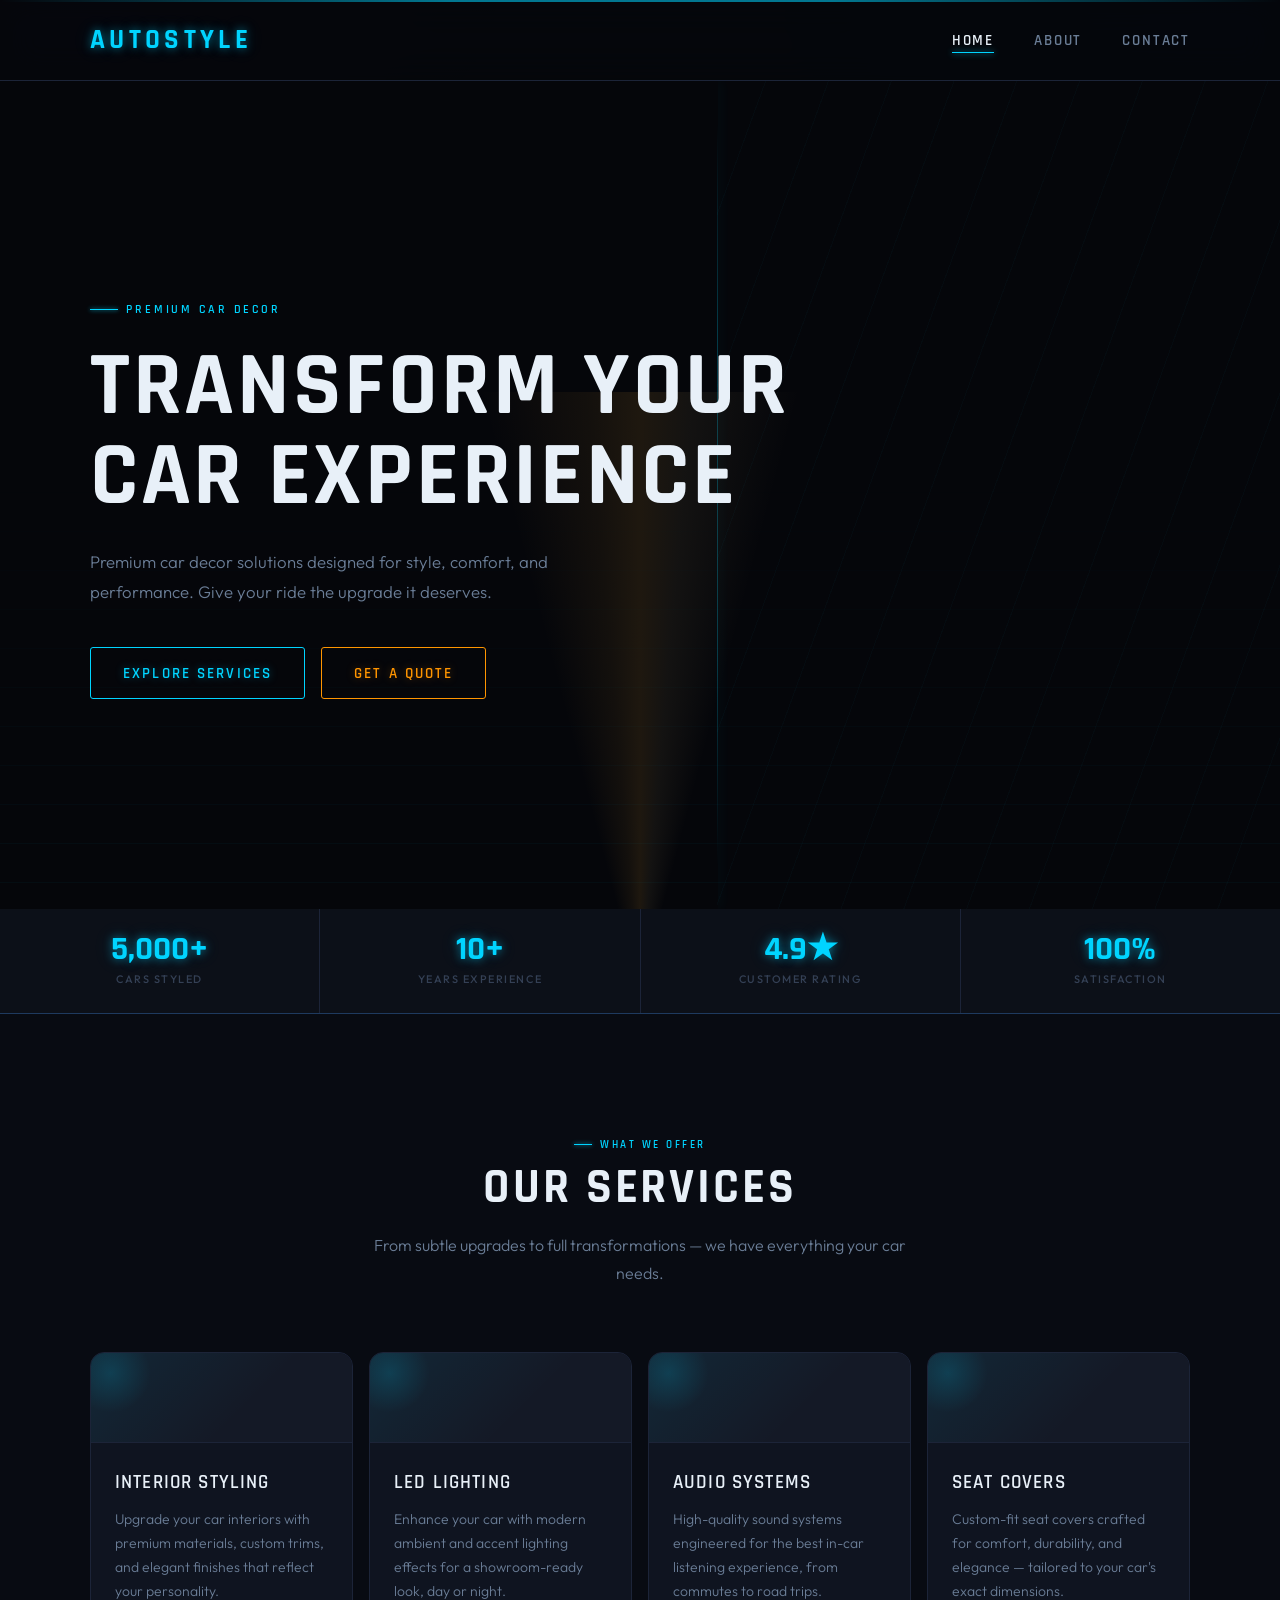
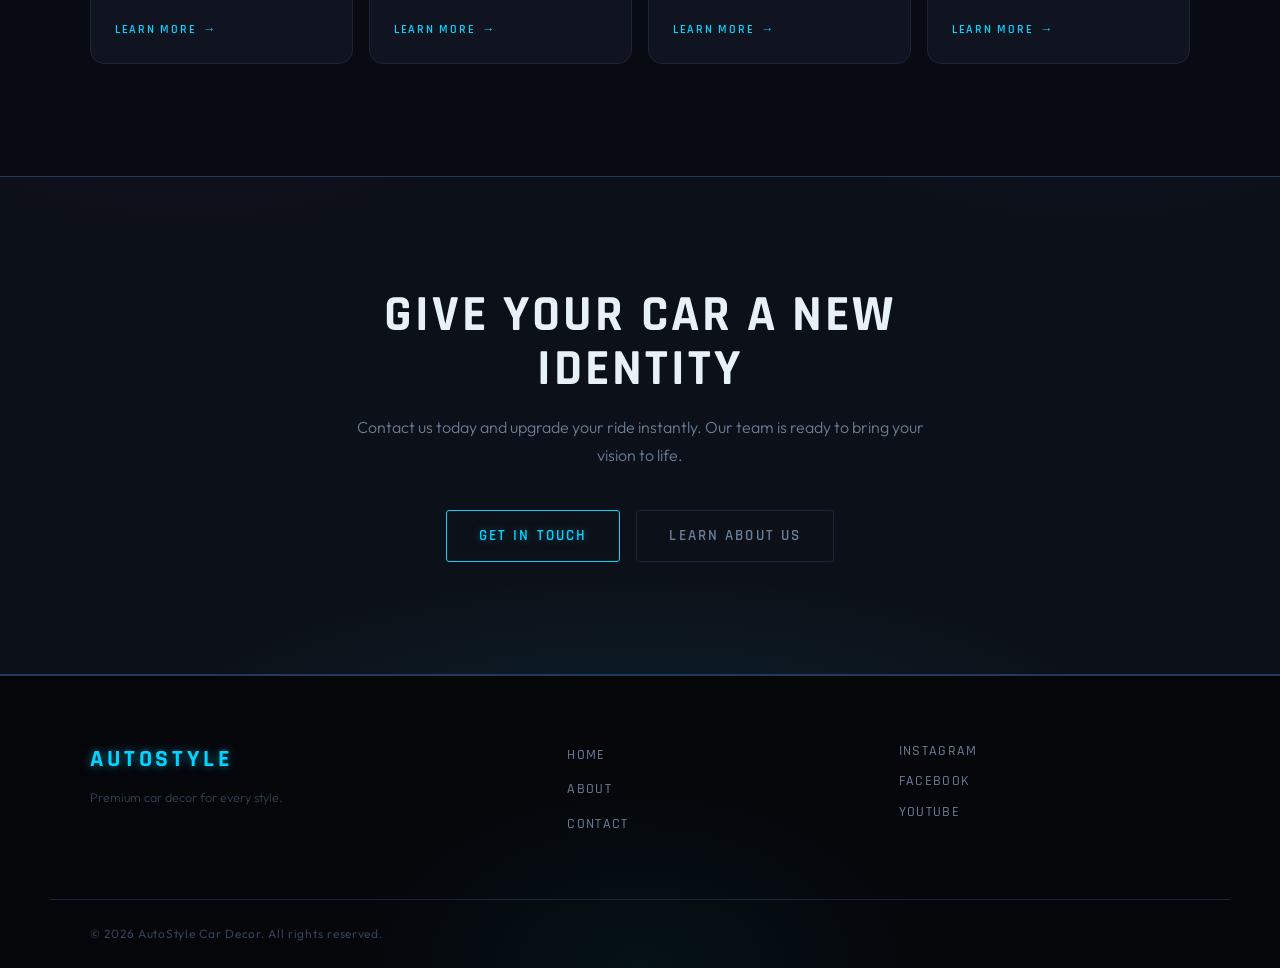
<file: index.html>
<!DOCTYPE html>
<html lang="en">
<head>
    <meta charset="UTF-8">
    <meta name="viewport" content="width=device-width, initial-scale=1.0">
    <meta name="description" content="AutoStyle Car Decor – Premium car decor solutions designed for style, comfort, and performance.">
    <title>AutoStyle Car Decor</title>
    <link rel="stylesheet" href="styles.css">
</head>
<body>

    <!-- Skip to main content: helps keyboard and screen-reader users -->
    <a class="skip-link" href="#main-content">Skip to main content</a>

    <!-- =========================================================
         HEADER — wraps logo + primary navigation
    ========================================================== -->
    <header class="site-header">
        <nav class="navbar" aria-label="Primary navigation">
            <a href="index.html" class="navbar__logo" aria-label="AutoStyle – go to homepage">
                AutoStyle
            </a>
            <ul class="navbar__links" role="list">
                <li><a href="index.html" class="navbar__link navbar__link--active" aria-current="page">Home</a></li>
                <li><a href="about.html" class="navbar__link">About</a></li>
                <li><a href="contact.html" class="navbar__link">Contact</a></li>
            </ul>
            <!-- Hamburger toggle — CSS teammate can show/hide on mobile -->
            <button class="navbar__toggle" type="button" aria-label="Toggle navigation menu" aria-expanded="false" aria-controls="primary-nav">
                <span class="navbar__toggle-bar"></span>
                <span class="navbar__toggle-bar"></span>
                <span class="navbar__toggle-bar"></span>
            </button>
        </nav>
    </header>

    <!-- =========================================================
         MAIN — all primary page content lives here
    ========================================================== -->
    <main id="main-content">

        <!-- HERO SECTION -->
        <section class="hero" aria-labelledby="hero-heading">
            <div class="hero__content">
                <span class="hero__eyebrow">Premium Car Decor</span>
                <h1 class="hero__heading" id="hero-heading">Transform Your Car Experience</h1>
                <p class="hero__subtext">
                    Premium car decor solutions designed for style, comfort, and performance.
                    Give your ride the upgrade it deserves.
                </p>
                <div class="hero__actions">
                    <a href="#services" class="btn btn--primary">Explore Services</a>
                    <a href="contact.html" class="btn btn--secondary">Get a Quote</a>
                </div>
            </div>
            <!-- Decorative visual area — CSS/image background goes here -->
            <div class="hero__visual" aria-hidden="true"></div>
        </section>

        <!-- TRUST BAR / STATS (optional strip between hero and services) -->
        <div class="trust-bar" aria-label="Quick stats">
            <div class="trust-bar__item">
                <span class="trust-bar__number">5,000+</span>
                <span class="trust-bar__label">Cars Styled</span>
            </div>
            <div class="trust-bar__item">
                <span class="trust-bar__number">10+</span>
                <span class="trust-bar__label">Years Experience</span>
            </div>
            <div class="trust-bar__item">
                <span class="trust-bar__number">4.9★</span>
                <span class="trust-bar__label">Customer Rating</span>
            </div>
            <div class="trust-bar__item">
                <span class="trust-bar__number">100%</span>
                <span class="trust-bar__label">Satisfaction</span>
            </div>
        </div>

        <!-- SERVICES SECTION -->
        <section class="services" id="services" aria-labelledby="services-heading">
            <div class="services__header">
                <span class="services__eyebrow">What We Offer</span>
                <h2 class="services__heading" id="services-heading">Our Services</h2>
                <p class="services__subtext">
                    From subtle upgrades to full transformations — we have everything your car needs.
                </p>
            </div>

            <div class="services__grid">

                <article class="service-card">
                    <div class="service-card__icon" aria-hidden="true">
                        <!-- Icon placeholder: CSS background-image or inline SVG here -->
                    </div>
                    <div class="service-card__body">
                        <h3 class="service-card__title">Interior Styling</h3>
                        <p class="service-card__description">
                            Upgrade your car interiors with premium materials, custom trims,
                            and elegant finishes that reflect your personality.
                        </p>
                        <a href="contact.html" class="service-card__link">Learn more</a>
                    </div>
                </article>

                <article class="service-card">
                    <div class="service-card__icon" aria-hidden="true"></div>
                    <div class="service-card__body">
                        <h3 class="service-card__title">LED Lighting</h3>
                        <p class="service-card__description">
                            Enhance your car with modern ambient and accent lighting effects
                            for a showroom-ready look, day or night.
                        </p>
                        <a href="contact.html" class="service-card__link">Learn more</a>
                    </div>
                </article>

                <article class="service-card">
                    <div class="service-card__icon" aria-hidden="true"></div>
                    <div class="service-card__body">
                        <h3 class="service-card__title">Audio Systems</h3>
                        <p class="service-card__description">
                            High-quality sound systems engineered for the best in-car
                            listening experience, from commutes to road trips.
                        </p>
                        <a href="contact.html" class="service-card__link">Learn more</a>
                    </div>
                </article>

                <article class="service-card">
                    <div class="service-card__icon" aria-hidden="true"></div>
                    <div class="service-card__body">
                        <h3 class="service-card__title">Seat Covers</h3>
                        <p class="service-card__description">
                            Custom-fit seat covers crafted for comfort, durability,
                            and elegance — tailored to your car's exact dimensions.
                        </p>
                        <a href="contact.html" class="service-card__link">Learn more</a>
                    </div>
                </article>

            </div>
        </section>

        <!-- CALL-TO-ACTION SECTION -->
        <section class="cta" aria-labelledby="cta-heading">
            <div class="cta__content">
                <h2 class="cta__heading" id="cta-heading">Give Your Car a New Identity</h2>
                <p class="cta__subtext">
                    Contact us today and upgrade your ride instantly.
                    Our team is ready to bring your vision to life.
                </p>
                <div class="cta__actions">
                    <a href="contact.html" class="btn btn--primary">Get in Touch</a>
                    <a href="about.html" class="btn btn--ghost">Learn About Us</a>
                </div>
            </div>
            <!-- Decorative background element — CSS can add pattern/image -->
            <div class="cta__background" aria-hidden="true"></div>
        </section>

    </main>

    <!-- =========================================================
         FOOTER
    ========================================================== -->
    <footer class="site-footer">
        <div class="footer__top">

            <div class="footer__brand">
                <span class="footer__logo">AutoStyle</span>
                <p class="footer__tagline">Premium car decor for every style.</p>
            </div>

            <nav class="footer__nav" aria-label="Footer navigation">
                <ul class="footer__nav-list" role="list">
                    <li><a href="index.html" class="footer__nav-link">Home</a></li>
                    <li><a href="about.html" class="footer__nav-link">About</a></li>
                    <li><a href="contact.html" class="footer__nav-link">Contact</a></li>
                </ul>
            </nav>

            <div class="footer__social" aria-label="Social media links">
                <a href="#" class="footer__social-link" aria-label="AutoStyle on Instagram">Instagram</a>
                <a href="#" class="footer__social-link" aria-label="AutoStyle on Facebook">Facebook</a>
                <a href="#" class="footer__social-link" aria-label="AutoStyle on YouTube">YouTube</a>
            </div>

        </div>

        <div class="footer__bottom">
            <p class="footer__copy">&copy; 2026 AutoStyle Car Decor. All rights reserved.</p>
        </div>
    </footer>

</body>
</html>
</file>
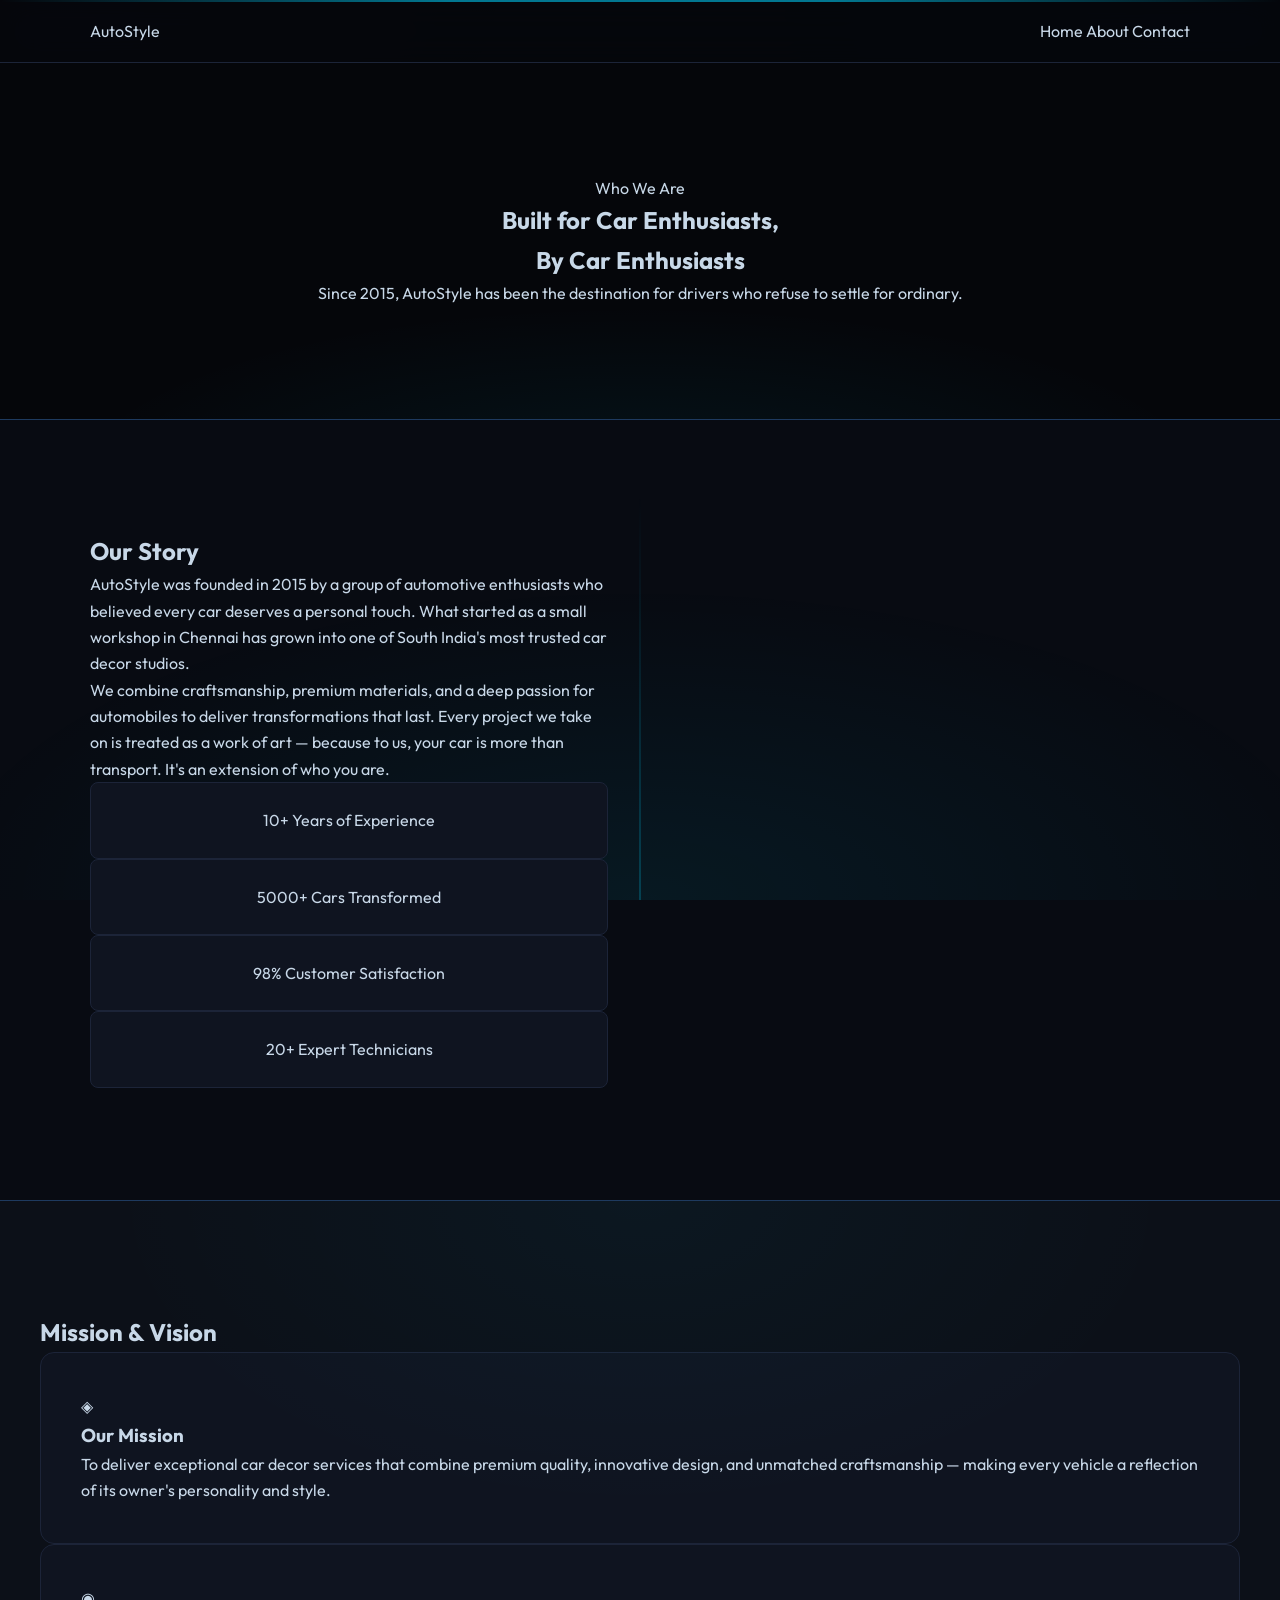
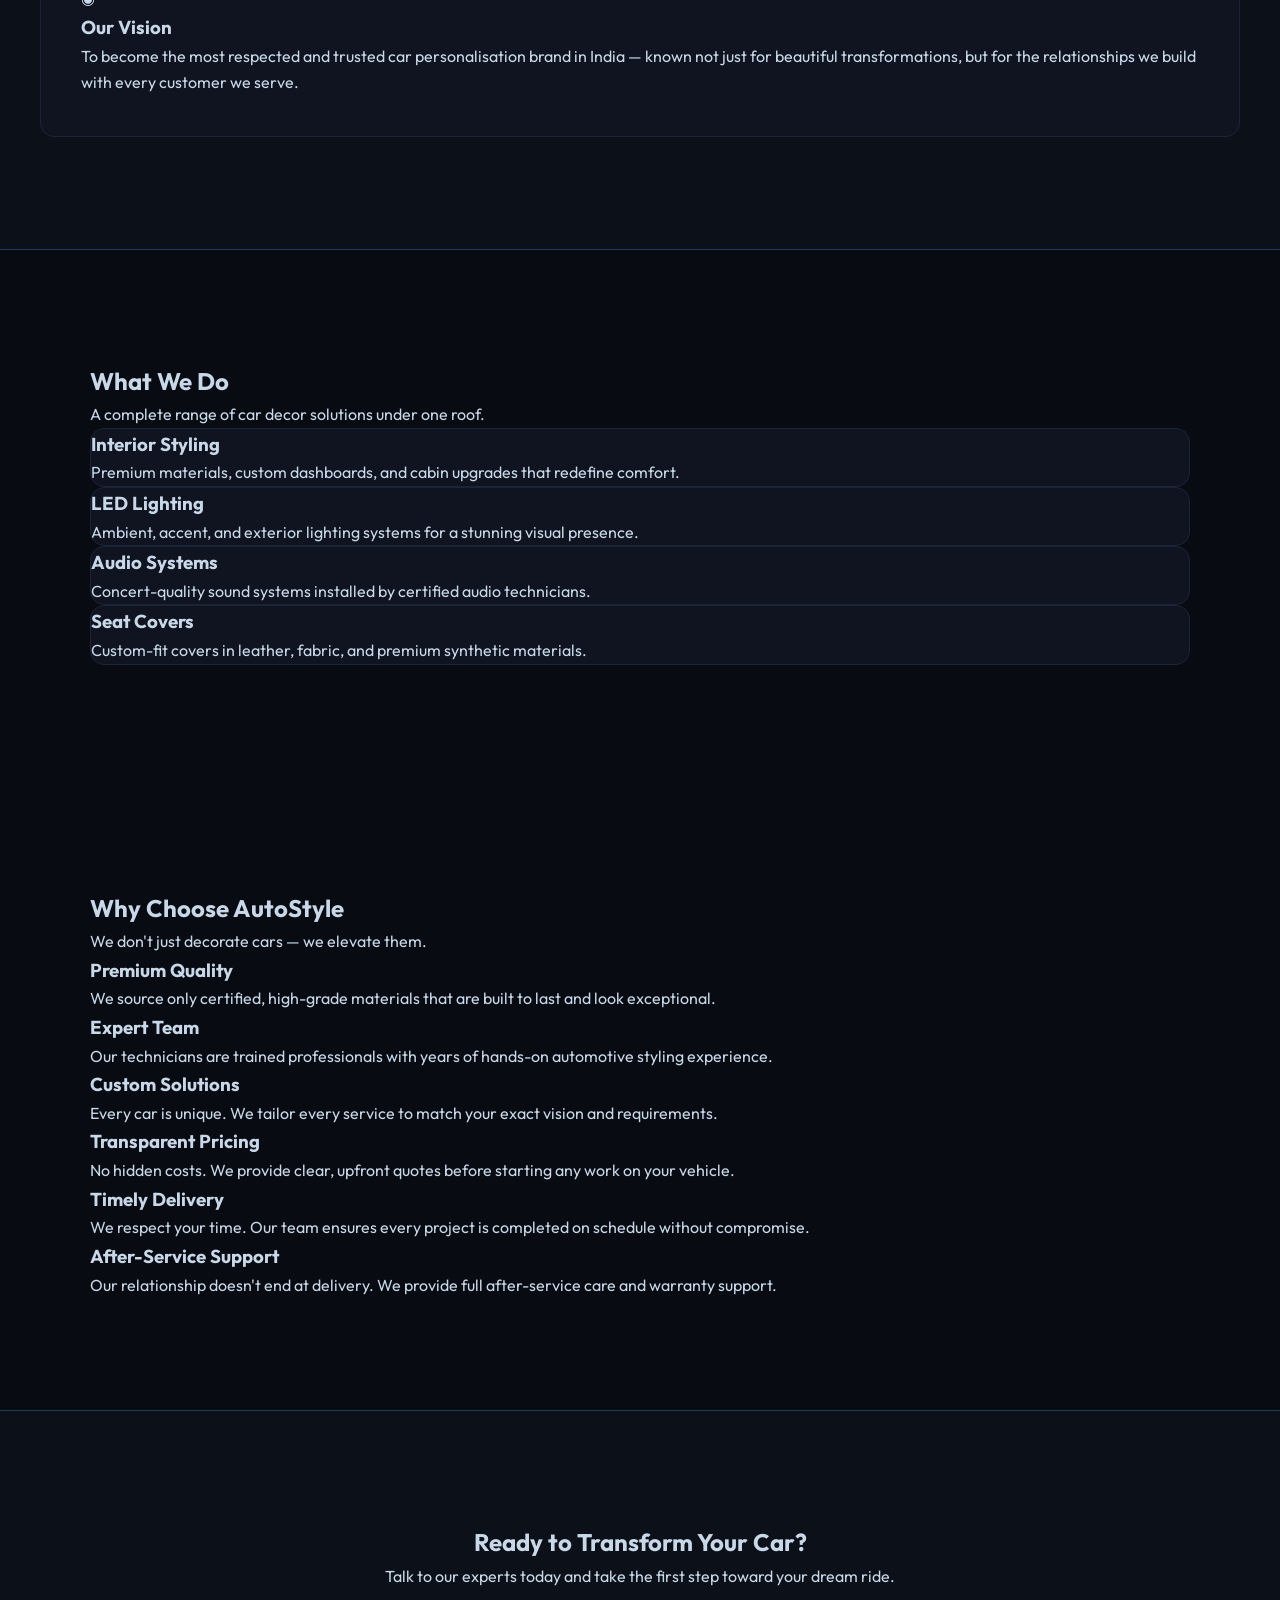
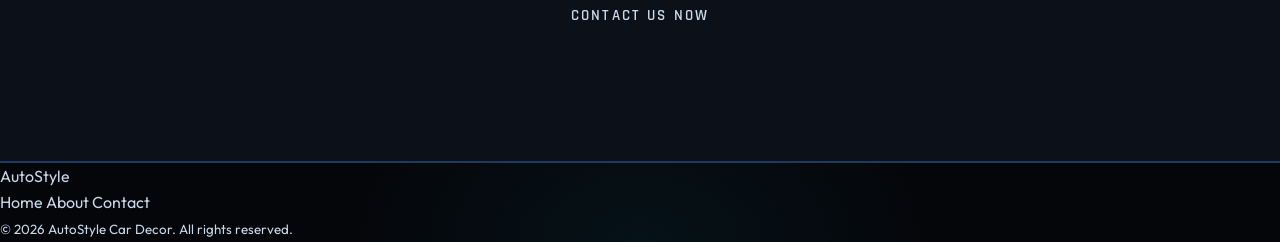
<file: about.html>
<!DOCTYPE html>
<html lang="en">

<head>
  <meta charset="UTF-8">
  <meta name="viewport" content="width=device-width, initial-scale=1.0">
  <meta name="description" content="About AutoStyle - Learn our story, mission, vision, and why thousands of car owners trust us.">
  <title>About Us | AutoStyle Car Decor</title>
  <link rel="stylesheet" href="styles.css">
</head>

<body>

  <!-- ========== HEADER / NAVIGATION ========== -->
  <header class="site-header">
    <nav class="navbar" aria-label="Main navigation">
      <a href="index.html" class="logo" aria-label="AutoStyle Home">AutoStyle</a>
      <div class="nav-links">
        <a href="index.html" class="nav-link">Home</a>
        <a href="about.html" class="nav-link active">About</a>
        <a href="contact.html" class="nav-link">Contact</a>
      </div>
    </nav>
  </header>

  <!-- ========== MAIN CONTENT ========== -->
  <main class="main-content">

    <!-- PAGE HERO -->
    <section class="page-hero" aria-labelledby="about-hero-heading">
      <div class="page-hero-content">
        <span class="page-hero-label">Who We Are</span>
        <h1 class="page-hero-title" id="about-hero-heading">Built for Car Enthusiasts, <br>By Car Enthusiasts</h1>
        <p class="page-hero-description">Since 2015, AutoStyle has been the destination for drivers who refuse to settle for ordinary.</p>
      </div>
    </section>

    <!-- COMPANY INTRO -->
    <section class="about-intro" aria-labelledby="intro-heading">
      <div class="about-intro-wrapper">
        <div class="about-intro-text">
          <h2 class="section-title" id="intro-heading">Our Story</h2>
          <p class="about-body-text">AutoStyle was founded in 2015 by a group of automotive enthusiasts who believed every car deserves a personal touch. What started as a small workshop in Chennai has grown into one of South India's most trusted car decor studios.</p>
          <p class="about-body-text">We combine craftsmanship, premium materials, and a deep passion for automobiles to deliver transformations that last. Every project we take on is treated as a work of art — because to us, your car is more than transport. It's an extension of who you are.</p>
        </div>
        <div class="about-intro-stats">
          <div class="stat-card">
            <span class="stat-number">10+</span>
            <span class="stat-label">Years of Experience</span>
          </div>
          <div class="stat-card">
            <span class="stat-number">5000+</span>
            <span class="stat-label">Cars Transformed</span>
          </div>
          <div class="stat-card">
            <span class="stat-number">98%</span>
            <span class="stat-label">Customer Satisfaction</span>
          </div>
          <div class="stat-card">
            <span class="stat-number">20+</span>
            <span class="stat-label">Expert Technicians</span>
          </div>
        </div>
      </div>
    </section>

    <!-- MISSION & VISION -->
    <section class="mission-vision" aria-labelledby="mv-heading">
      <div class="mv-wrapper">
        <h2 class="section-title centered" id="mv-heading">Mission &amp; Vision</h2>
        <div class="mv-container">
          <div class="mv-card" role="article">
            <span class="mv-icon" aria-hidden="true">◈</span>
            <h3 class="mv-card-title">Our Mission</h3>
            <p class="mv-card-text">To deliver exceptional car decor services that combine premium quality, innovative design, and unmatched craftsmanship — making every vehicle a reflection of its owner's personality and style.</p>
          </div>
          <div class="mv-card" role="article">
            <span class="mv-icon" aria-hidden="true">◉</span>
            <h3 class="mv-card-title">Our Vision</h3>
            <p class="mv-card-text">To become the most respected and trusted car personalisation brand in India — known not just for beautiful transformations, but for the relationships we build with every customer we serve.</p>
          </div>
        </div>
      </div>
    </section>

    <!-- SERVICES OVERVIEW -->
    <section class="services" aria-labelledby="services-heading">
      <div class="services-wrapper">
        <div class="section-header">
          <h2 class="section-title centered" id="services-heading">What We Do</h2>
          <p class="section-subtitle">A complete range of car decor solutions under one roof.</p>
        </div>
        <div class="service-container">
          <div class="service-card" role="article">
            <span class="service-icon service-icon--interior" aria-hidden="true"></span>
            <h3 class="service-card-title">Interior Styling</h3>
            <p class="service-card-description">Premium materials, custom dashboards, and cabin upgrades that redefine comfort.</p>
          </div>
          <div class="service-card" role="article">
            <span class="service-icon service-icon--lighting" aria-hidden="true"></span>
            <h3 class="service-card-title">LED Lighting</h3>
            <p class="service-card-description">Ambient, accent, and exterior lighting systems for a stunning visual presence.</p>
          </div>
          <div class="service-card" role="article">
            <span class="service-icon service-icon--audio" aria-hidden="true"></span>
            <h3 class="service-card-title">Audio Systems</h3>
            <p class="service-card-description">Concert-quality sound systems installed by certified audio technicians.</p>
          </div>
          <div class="service-card" role="article">
            <span class="service-icon service-icon--seats" aria-hidden="true"></span>
            <h3 class="service-card-title">Seat Covers</h3>
            <p class="service-card-description">Custom-fit covers in leather, fabric, and premium synthetic materials.</p>
          </div>
        </div>
      </div>
    </section>

    <!-- WHY CHOOSE US -->
    <section class="why-us" aria-labelledby="why-heading">
      <div class="why-us-wrapper">
        <div class="section-header">
          <h2 class="section-title centered" id="why-heading">Why Choose AutoStyle</h2>
          <p class="section-subtitle">We don't just decorate cars — we elevate them.</p>
        </div>
        <div class="why-us-grid">
          <div class="why-card" role="article">
            <h3 class="why-card-title">Premium Quality</h3>
            <p class="why-card-text">We source only certified, high-grade materials that are built to last and look exceptional.</p>
          </div>
          <div class="why-card" role="article">
            <h3 class="why-card-title">Expert Team</h3>
            <p class="why-card-text">Our technicians are trained professionals with years of hands-on automotive styling experience.</p>
          </div>
          <div class="why-card" role="article">
            <h3 class="why-card-title">Custom Solutions</h3>
            <p class="why-card-text">Every car is unique. We tailor every service to match your exact vision and requirements.</p>
          </div>
          <div class="why-card" role="article">
            <h3 class="why-card-title">Transparent Pricing</h3>
            <p class="why-card-text">No hidden costs. We provide clear, upfront quotes before starting any work on your vehicle.</p>
          </div>
          <div class="why-card" role="article">
            <h3 class="why-card-title">Timely Delivery</h3>
            <p class="why-card-text">We respect your time. Our team ensures every project is completed on schedule without compromise.</p>
          </div>
          <div class="why-card" role="article">
            <h3 class="why-card-title">After-Service Support</h3>
            <p class="why-card-text">Our relationship doesn't end at delivery. We provide full after-service care and warranty support.</p>
          </div>
        </div>
      </div>
    </section>

    <!-- CTA SECTION -->
    <section class="cta" aria-labelledby="about-cta-heading">
      <div class="cta-content">
        <h2 class="cta-title" id="about-cta-heading">Ready to Transform Your Car?</h2>
        <p class="cta-description">Talk to our experts today and take the first step toward your dream ride.</p>
        <a href="contact.html" class="btn btn-cta">Contact Us Now</a>
      </div>
    </section>

  </main>

  <!-- ========== FOOTER ========== -->
  <footer class="site-footer">
    <div class="footer-content">
      <p class="footer-brand">AutoStyle</p>
      <nav class="footer-nav" aria-label="Footer navigation">
        <a href="index.html" class="footer-link">Home</a>
        <a href="about.html" class="footer-link">About</a>
        <a href="contact.html" class="footer-link">Contact</a>
      </nav>
      <small class="footer-copy">&copy; 2026 AutoStyle Car Decor. All rights reserved.</small>
    </div>
  </footer>

</body>

</html>
</file>
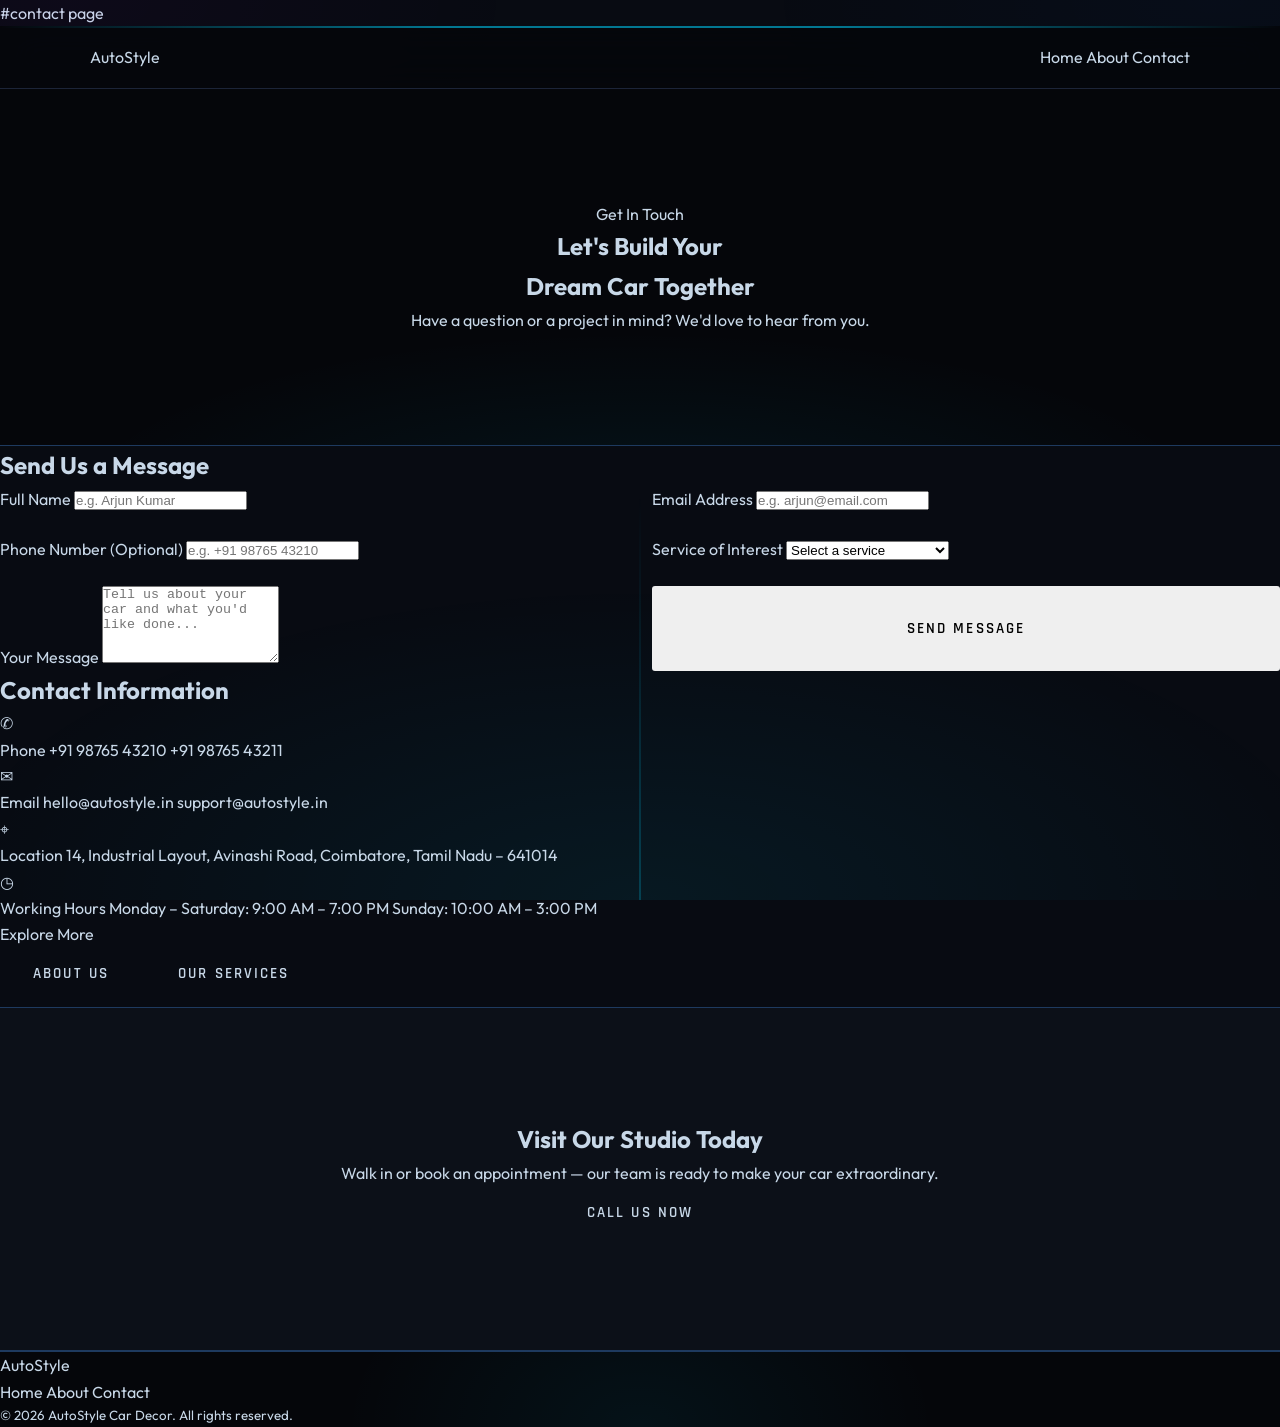
<file: contact.html>
#contact page
<!DOCTYPE html>
<html lang="en">

<head>
  <meta charset="UTF-8">
  <meta name="viewport" content="width=device-width, initial-scale=1.0">
  <meta name="description" content="Contact AutoStyle Car Decor - Reach out to us for a consultation, quote, or any enquiry about our car decor services.">
  <title>Contact Us | AutoStyle Car Decor</title>
  <link rel="stylesheet" href="styles.css">
</head>

<body>

  <!-- ========== HEADER / NAVIGATION ========== -->
  <header class="site-header">
    <nav class="navbar" aria-label="Main navigation">
      <a href="index.html" class="logo" aria-label="AutoStyle Home">AutoStyle</a>
      <div class="nav-links">
        <a href="index.html" class="nav-link">Home</a>
        <a href="about.html" class="nav-link">About</a>
        <a href="contact.html" class="nav-link active">Contact</a>
      </div>
    </nav>
  </header>

  <!-- ========== MAIN CONTENT ========== -->
  <main class="main-content">

    <!-- PAGE HERO -->
    <section class="page-hero" aria-labelledby="contact-hero-heading">
      <div class="page-hero-content">
        <span class="page-hero-label">Get In Touch</span>
        <h1 class="page-hero-title" id="contact-hero-heading">Let's Build Your <br>Dream Car Together</h1>
        <p class="page-hero-description">Have a question or a project in mind? We'd love to hear from you.</p>
      </div>
    </section>

    <!-- CONTACT SECTION -->
    <section class="contact-section" aria-labelledby="contact-heading">
      <div class="contact-wrapper">

        <!-- CONTACT FORM -->
        <div class="contact-form-container">
          <h2 class="contact-form-title" id="contact-heading">Send Us a Message</h2>
          <form class="contact-form" action="#" method="POST">

            <div class="form-group">
              <label class="form-label" for="full-name">Full Name</label>
              <input
                class="form-input"
                type="text"
                id="full-name"
                name="full-name"
                placeholder="e.g. Arjun Kumar"
                required
                autocomplete="name"
              >
            </div>

            <div class="form-group">
              <label class="form-label" for="email">Email Address</label>
              <input
                class="form-input"
                type="email"
                id="email"
                name="email"
                placeholder="e.g. arjun@email.com"
                required
                autocomplete="email"
              >
            </div>

            <div class="form-group">
              <label class="form-label" for="phone">Phone Number <span class="form-optional">(Optional)</span></label>
              <input
                class="form-input"
                type="tel"
                id="phone"
                name="phone"
                placeholder="e.g. +91 98765 43210"
                autocomplete="tel"
              >
            </div>

            <div class="form-group">
              <label class="form-label" for="service">Service of Interest</label>
              <select class="form-input form-select" id="service" name="service">
                <option value="" disabled selected>Select a service</option>
                <option value="interior">Interior Styling</option>
                <option value="lighting">LED Lighting</option>
                <option value="audio">Audio Systems</option>
                <option value="seats">Seat Covers</option>
                <option value="other">Other / General Enquiry</option>
              </select>
            </div>

            <div class="form-group">
              <label class="form-label" for="message">Your Message</label>
              <textarea
                class="form-input form-textarea"
                id="message"
                name="message"
                rows="5"
                placeholder="Tell us about your car and what you'd like done..."
                required
              ></textarea>
            </div>

            <button class="btn btn-primary form-submit" type="submit">Send Message</button>

          </form>
        </div>

        <!-- CONTACT DETAILS -->
        <div class="contact-details">
          <h2 class="contact-details-title">Contact Information</h2>

          <div class="contact-info-list">

            <div class="contact-info-item">
              <span class="contact-info-icon" aria-hidden="true">✆</span>
              <div class="contact-info-text">
                <span class="contact-info-label">Phone</span>
                <a href="tel:+919876543210" class="contact-info-value">+91 98765 43210</a>
                <a href="tel:+919876543211" class="contact-info-value">+91 98765 43211</a>
              </div>
            </div>

            <div class="contact-info-item">
              <span class="contact-info-icon" aria-hidden="true">✉</span>
              <div class="contact-info-text">
                <span class="contact-info-label">Email</span>
                <a href="mailto:hello@autostyle.in" class="contact-info-value">hello@autostyle.in</a>
                <a href="mailto:support@autostyle.in" class="contact-info-value">support@autostyle.in</a>
              </div>
            </div>

            <div class="contact-info-item">
              <span class="contact-info-icon" aria-hidden="true">⌖</span>
              <div class="contact-info-text">
                <span class="contact-info-label">Location</span>
                <span class="contact-info-value">14, Industrial Layout, Avinashi Road,</span>
                <span class="contact-info-value">Coimbatore, Tamil Nadu – 641014</span>
              </div>
            </div>

            <div class="contact-info-item">
              <span class="contact-info-icon" aria-hidden="true">◷</span>
              <div class="contact-info-text">
                <span class="contact-info-label">Working Hours</span>
                <span class="contact-info-value">Monday – Saturday: 9:00 AM – 7:00 PM</span>
                <span class="contact-info-value">Sunday: 10:00 AM – 3:00 PM</span>
              </div>
            </div>

          </div>

          <!-- QUICK LINKS -->
          <div class="contact-quick-links">
            <p class="contact-quick-label">Explore More</p>
            <div class="contact-quick-btn-group">
              <a href="about.html" class="btn btn-secondary">About Us</a>
              <a href="index.html" class="btn btn-secondary">Our Services</a>
            </div>
          </div>

        </div>
      </div>
    </section>

    <!-- CTA SECTION -->
    <section class="cta" aria-labelledby="contact-cta-heading">
      <div class="cta-content">
        <h2 class="cta-title" id="contact-cta-heading">Visit Our Studio Today</h2>
        <p class="cta-description">Walk in or book an appointment — our team is ready to make your car extraordinary.</p>
        <a href="tel:+919876543210" class="btn btn-cta">Call Us Now</a>
      </div>
    </section>

  </main>

  <!-- ========== FOOTER ========== -->
  <footer class="site-footer">
    <div class="footer-content">
      <p class="footer-brand">AutoStyle</p>
      <nav class="footer-nav" aria-label="Footer navigation">
        <a href="index.html" class="footer-link">Home</a>
        <a href="about.html" class="footer-link">About</a>
        <a href="contact.html" class="footer-link">Contact</a>
      </nav>
      <small class="footer-copy">&copy; 2026 AutoStyle Car Decor. All rights reserved.</small>
    </div>
  </footer>

</body>

</html>
</file>
<file: styles.css>
/* =============================================================
   AUTOSTYLE — styles.css
   Theme: Night City Drive
   Mood: Midnight motorway through a glowing city — deep blacks,
         cyan neon, warm amber headlights, rain-slick roads,
         motion blur, premium speed.
   Fonts: Rajdhani (headings) · Outfit (body)
   ============================================================= */

/* ── Google Fonts ─────────────────────────────────────────── */
@import url('https://fonts.googleapis.com/css2?family=Rajdhani:wght@400;500;600;700&family=Outfit:wght@300;400;500;600&display=swap');

/* ── Design Tokens ────────────────────────────────────────── */
:root {
    /* Core night palette */
    --color-void:         #05060a;
    --color-bg:           #080b12;
    --color-bg-alt:       #0c1018;
    --color-bg-card:      #0f1420;
    --color-bg-raised:    #141926;
    --color-border:       #1c2438;
    --color-border-glow:  #1e3a5f;

    /* Neon accents */
    --color-cyan:         #00d4ff;
    --color-cyan-dim:     rgba(0, 212, 255, 0.10);
    --color-cyan-glow:    rgba(0, 212, 255, 0.35);
    --color-cyan-mid:     #0099cc;
    --color-amber:        #ff9500;
    --color-amber-dim:    rgba(255, 149, 0, 0.10);

    /* Text */
    --color-text:         #c8d8e8;
    --color-text-muted:   #6a7d96;
    --color-text-faint:   #344055;
    --color-white:        #e8f0f8;

    /* Typography */
    --font-heading: 'Rajdhani', sans-serif;
    --font-body:    'Outfit', sans-serif;

    /* Spacing */
    --space-xs:  0.25rem;
    --space-sm:  0.5rem;
    --space-md:  1rem;
    --space-lg:  1.5rem;
    --space-xl:  2.5rem;
    --space-2xl: 4rem;
    --space-3xl: 7rem;

    /* Layout */
    --max-width: 1180px;
    --radius-sm: 3px;
    --radius-md: 8px;
    --radius-lg: 14px;

    /* Glow shortcuts */
    --glow-cyan:    0 0 20px rgba(0,212,255,0.40), 0 0 60px rgba(0,212,255,0.15);
    --glow-cyan-sm: 0 0 8px  rgba(0,212,255,0.50), 0 0 20px rgba(0,212,255,0.20);
    --glow-amber:   0 0 16px rgba(255,149,0,0.50), 0 0 40px rgba(255,149,0,0.18);

    --transition: 0.24s ease;
}

/* ── Reset ────────────────────────────────────────────────── */
*, *::before, *::after { box-sizing: border-box; margin: 0; padding: 0; }
html { scroll-behavior: smooth; }
body {
    font-family: var(--font-body);
    background-color: var(--color-bg);
    color: var(--color-text);
    line-height: 1.65;
    -webkit-font-smoothing: antialiased;
    overflow-x: hidden;
}
img, video { display: block; max-width: 100%; }
a { color: inherit; text-decoration: none; }
ul[role="list"] { list-style: none; }

/* ── Accessibility ────────────────────────────────────────── */
.skip-link {
    position: absolute;
    top: -100%;
    left: var(--space-md);
    padding: var(--space-sm) var(--space-lg);
    background: var(--color-cyan);
    color: #000;
    font-family: var(--font-body);
    font-weight: 600;
    border-radius: var(--radius-md);
    z-index: 9999;
    transition: top var(--transition);
}
.skip-link:focus { top: var(--space-md); }

.visually-hidden {
    position: absolute;
    width: 1px; height: 1px;
    overflow: hidden;
    clip: rect(0 0 0 0);
    white-space: nowrap;
}

/* =============================================================
   PERSISTENT ATMOSPHERE
   Road vanishing-point glow behind all pages
   ============================================================= */
body::before {
    content: '';
    position: fixed;
    inset: 0;
    background:
        radial-gradient(ellipse 80% 50% at 50% 100%, rgba(0,212,255,0.07) 0%, transparent 70%),
        radial-gradient(ellipse 60% 40% at  5%   0%, rgba(204,0,255,0.03) 0%, transparent 60%),
        radial-gradient(ellipse 60% 40% at 95%   0%, rgba(0,100,255,0.03) 0%, transparent 60%);
    pointer-events: none;
    z-index: 0;
}

/* Centre lane marker streak */
body::after {
    content: '';
    position: fixed;
    bottom: 0; left: 50%;
    transform: translateX(-50%);
    width: 2px; height: 45vh;
    background: linear-gradient(to top, rgba(0,212,255,0.22) 0%, transparent 100%);
    pointer-events: none;
    z-index: 0;
}

.site-header, main, .site-footer { position: relative; z-index: 1; }

/* =============================================================
   HEADER & NAVBAR
   ============================================================= */
.site-header {
    position: sticky;
    top: 0;
    z-index: 100;
    background: rgba(5,6,10,0.86);
    backdrop-filter: blur(18px) saturate(1.5);
    border-bottom: 1px solid var(--color-border);
}

/* Cyan indicator line across the very top */
.site-header::before {
    content: '';
    position: absolute;
    top: 0; left: 0; right: 0;
    height: 2px;
    background: linear-gradient(90deg, transparent 0%, var(--color-cyan) 35%, var(--color-cyan) 65%, transparent 100%);
    opacity: 0.55;
}

.navbar {
    display: flex;
    align-items: center;
    justify-content: space-between;
    max-width: var(--max-width);
    margin-inline: auto;
    padding: 1.1rem var(--space-xl);
    gap: var(--space-lg);
}

.navbar__logo {
    font-family: var(--font-heading);
    font-size: 1.7rem;
    font-weight: 700;
    letter-spacing: 0.16em;
    text-transform: uppercase;
    color: var(--color-cyan);
    text-shadow: var(--glow-cyan-sm);
    flex-shrink: 0;
    transition: text-shadow var(--transition);
}
.navbar__logo:hover { text-shadow: var(--glow-cyan); }

.navbar__links {
    display: flex;
    gap: var(--space-xl);
    align-items: center;
}

.navbar__link {
    font-family: var(--font-heading);
    font-size: 0.95rem;
    font-weight: 600;
    letter-spacing: 0.12em;
    text-transform: uppercase;
    color: var(--color-text-muted);
    position: relative;
    padding-bottom: 3px;
    transition: color var(--transition);
}
.navbar__link::after {
    content: '';
    position: absolute;
    bottom: 0; left: 0;
    width: 0; height: 1px;
    background: var(--color-cyan);
    box-shadow: 0 0 6px var(--color-cyan);
    transition: width var(--transition);
}
.navbar__link:hover,
.navbar__link--active { color: var(--color-white); }
.navbar__link:hover::after,
.navbar__link--active::after { width: 100%; }

.navbar__toggle {
    display: none;
    flex-direction: column;
    gap: 5px;
    background: none;
    border: 1px solid var(--color-border);
    cursor: pointer;
    padding: 0.5rem;
    border-radius: var(--radius-sm);
}
.navbar__toggle-bar {
    display: block;
    width: 20px; height: 2px;
    background: var(--color-text-muted);
    border-radius: 2px;
    transition: background var(--transition);
}
.navbar__toggle:hover .navbar__toggle-bar { background: var(--color-cyan); }

/* =============================================================
   BUTTONS
   ============================================================= */
.btn {
    display: inline-block;
    padding: 0.78rem 2rem;
    font-family: var(--font-heading);
    font-size: 0.95rem;
    font-weight: 600;
    letter-spacing: 0.14em;
    text-transform: uppercase;
    border-radius: var(--radius-sm);
    cursor: pointer;
    border: 1px solid transparent;
    transition: all var(--transition);
    white-space: nowrap;
    position: relative;
    overflow: hidden;
}

/* Light-sweep on hover */
.btn::before {
    content: '';
    position: absolute;
    top: 0; left: -100%;
    width: 60%; height: 100%;
    background: linear-gradient(90deg, transparent, rgba(255,255,255,0.08), transparent);
    transition: left 0.42s ease;
}
.btn:hover::before { left: 150%; }

.btn--primary {
    color: var(--color-cyan);
    border-color: var(--color-cyan);
    background: transparent;
    text-shadow: 0 0 8px rgba(0,212,255,0.4);
}
.btn--primary:hover {
    background: var(--color-cyan-dim);
    box-shadow: var(--glow-cyan);
    transform: translateY(-2px);
}

.btn--secondary {
    color: var(--color-amber);
    border-color: var(--color-amber);
    background: transparent;
    text-shadow: 0 0 8px rgba(255,149,0,0.35);
}
.btn--secondary:hover {
    background: var(--color-amber-dim);
    box-shadow: var(--glow-amber);
    transform: translateY(-2px);
}

.btn--ghost {
    color: var(--color-text-muted);
    border-color: var(--color-border);
    background: transparent;
}
.btn--ghost:hover {
    color: var(--color-white);
    border-color: var(--color-text-muted);
    transform: translateY(-2px);
}

/* =============================================================
   HERO — INDEX
   ============================================================= */
.hero {
    position: relative;
    min-height: 92vh;
    display: flex;
    align-items: center;
    overflow: hidden;
    background: var(--color-void);
}

/* Perspective road grid */
.hero::before {
    content: '';
    position: absolute;
    bottom: 0; left: 0; right: 0;
    height: 55%;
    background: repeating-linear-gradient(
        to bottom,
        transparent 0px,
        transparent 38px,
        rgba(0,212,255,0.04) 38px,
        rgba(0,212,255,0.04) 39px
    );
    mask-image: linear-gradient(to bottom, transparent, black);
    -webkit-mask-image: linear-gradient(to bottom, transparent, black);
    pointer-events: none;
}

/* Dual headlight cones from below */
.hero::after {
    content: '';
    position: absolute;
    bottom: -10%; left: 50%;
    transform: translateX(-50%);
    width: 800px; height: 600px;
    background: conic-gradient(
        from -15deg at 50% 100%,
        transparent 0deg,
        rgba(255,180,60,0.06) 10deg,
        rgba(255,180,60,0.10) 15deg,
        rgba(255,220,140,0.06) 20deg,
        transparent 30deg,
        transparent 150deg,
        rgba(255,180,60,0.06) 160deg,
        rgba(255,180,60,0.10) 165deg,
        rgba(255,220,140,0.06) 170deg,
        transparent 180deg
    );
    pointer-events: none;
}

.hero__content {
    position: relative;
    z-index: 2;
    max-width: var(--max-width);
    margin-inline: auto;
    padding: var(--space-3xl) var(--space-xl);
    width: 100%;
}

/* Eyebrow — "Premium Car Decor" label */
.hero__eyebrow {
    display: inline-flex;
    align-items: center;
    gap: var(--space-sm);
    font-family: var(--font-heading);
    font-size: 0.75rem;
    font-weight: 600;
    letter-spacing: 0.24em;
    text-transform: uppercase;
    color: var(--color-cyan);
    margin-bottom: var(--space-lg);
    animation: fadeUp 0.6s ease both 0.1s;
}
.hero__eyebrow::before {
    content: '';
    display: block;
    width: 28px; height: 1px;
    background: var(--color-cyan);
    box-shadow: 0 0 4px var(--color-cyan);
}

.hero__heading {
    font-family: var(--font-heading);
    font-size: clamp(3rem, 7vw, 5.8rem);
    font-weight: 700;
    line-height: 1.0;
    letter-spacing: 0.03em;
    text-transform: uppercase;
    color: var(--color-white);
    margin-bottom: var(--space-lg);
    max-width: 16ch;
    animation: fadeUp 0.7s ease both 0.2s;
}
.hero__heading em {
    font-style: normal;
    color: var(--color-cyan);
    text-shadow: var(--glow-cyan);
}

.hero__subtext {
    font-size: 1.05rem;
    color: var(--color-text-muted);
    max-width: 44ch;
    margin-bottom: var(--space-xl);
    line-height: 1.8;
    font-weight: 300;
    animation: fadeUp 0.7s ease both 0.35s;
}

.hero__actions {
    display: flex;
    gap: var(--space-md);
    flex-wrap: wrap;
    animation: fadeUp 0.7s ease both 0.5s;
}

/* Right-hand panel — motion lines */
.hero__visual {
    position: absolute;
    right: 0; top: 0; bottom: 0;
    width: 44%;
    pointer-events: none;
    overflow: hidden;
}
.hero__visual::before {
    content: '';
    position: absolute;
    inset: 0;
    background: repeating-linear-gradient(
        -70deg,
        transparent 0px,
        transparent 58px,
        rgba(0,212,255,0.025) 58px,
        rgba(0,212,255,0.025) 59px
    );
}
.hero__visual::after {
    content: '';
    position: absolute;
    left: 0; top: 0; bottom: 0;
    width: 1px;
    background: linear-gradient(to bottom, transparent 5%, var(--color-cyan) 30%, var(--color-cyan) 70%, transparent 95%);
    opacity: 0.25;
    box-shadow: 0 0 12px var(--color-cyan);
}

/* =============================================================
   PAGE HERO — about.html, contact.html
   ============================================================= */
.page-hero {
    position: relative;
    background: var(--color-void);
    border-bottom: 1px solid var(--color-border-glow);
    padding: var(--space-3xl) var(--space-xl);
    text-align: center;
    overflow: hidden;
}
.page-hero::before {
    content: '';
    position: absolute;
    inset: 0;
    background: radial-gradient(ellipse 70% 80% at 50% 120%, rgba(0,212,255,0.07) 0%, transparent 65%);
    pointer-events: none;
}

.page-hero__content { position: relative; z-index: 1; max-width: 600px; margin-inline: auto; }

.page-hero__heading {
    font-family: var(--font-heading);
    font-size: clamp(2.4rem, 5vw, 3.8rem);
    font-weight: 700;
    text-transform: uppercase;
    letter-spacing: 0.08em;
    color: var(--color-white);
    line-height: 1.05;
    margin-bottom: var(--space-md);
}

.page-hero__subtext {
    color: var(--color-text-muted);
    font-size: 1rem;
    line-height: 1.78;
    font-weight: 300;
}

/* =============================================================
   EYEBROW LABELS
   ============================================================= */
.services__eyebrow {
    display: inline-flex;
    align-items: center;
    gap: var(--space-sm);
    font-family: var(--font-heading);
    font-size: 0.7rem;
    font-weight: 600;
    letter-spacing: 0.22em;
    text-transform: uppercase;
    color: var(--color-cyan);
    margin-bottom: var(--space-sm);
}
.services__eyebrow::before {
    content: '';
    display: block;
    width: 18px; height: 1px;
    background: var(--color-cyan);
    box-shadow: 0 0 4px var(--color-cyan);
}

/* =============================================================
   TRUST BAR
   ============================================================= */
.trust-bar {
    display: flex;
    justify-content: center;
    background: var(--color-bg-alt);
    border-bottom: 1px solid var(--color-border-glow);
    overflow-x: auto;
}

.trust-bar__item {
    display: flex;
    flex-direction: column;
    align-items: center;
    padding: var(--space-lg) var(--space-2xl);
    border-right: 1px solid var(--color-border);
    flex: 1;
    min-width: 130px;
    transition: background var(--transition);
}
.trust-bar__item:last-child { border-right: none; }
.trust-bar__item:hover { background: rgba(0,212,255,0.03); }

.trust-bar__number {
    font-family: var(--font-heading);
    font-size: 2.1rem;
    font-weight: 700;
    color: var(--color-cyan);
    text-shadow: var(--glow-cyan-sm);
    line-height: 1;
    margin-bottom: 0.3rem;
}

.trust-bar__label {
    font-size: 0.68rem;
    color: var(--color-text-faint);
    letter-spacing: 0.14em;
    text-transform: uppercase;
    font-weight: 500;
}

/* =============================================================
   SERVICES SECTION
   ============================================================= */
.services {
    padding: var(--space-3xl) var(--space-xl);
    max-width: var(--max-width);
    margin-inline: auto;
}

.services__header {
    text-align: center;
    margin-bottom: var(--space-2xl);
}

.services__heading {
    font-family: var(--font-heading);
    font-size: clamp(1.9rem, 4vw, 3rem);
    font-weight: 700;
    color: var(--color-white);
    text-transform: uppercase;
    letter-spacing: 0.06em;
    line-height: 1.1;
    margin-bottom: var(--space-md);
}

.services__subtext {
    color: var(--color-text-muted);
    max-width: 52ch;
    margin-inline: auto;
    line-height: 1.78;
    font-weight: 300;
}

.services__grid {
    display: grid;
    grid-template-columns: repeat(auto-fit, minmax(240px, 1fr));
    gap: var(--space-md);
}

/* ── Service Card ──────────────────────────────────────────── */
.service-card {
    background: var(--color-bg-card);
    border: 1px solid var(--color-border);
    border-radius: var(--radius-lg);
    overflow: hidden;
    display: flex;
    flex-direction: column;
    position: relative;
    transition: border-color var(--transition), transform var(--transition), box-shadow var(--transition);
}
/* Top-edge neon bar appears on hover */
.service-card::before {
    content: '';
    position: absolute;
    top: 0; left: 15%; right: 15%;
    height: 1px;
    background: linear-gradient(90deg, transparent, var(--color-cyan), transparent);
    opacity: 0;
    transition: opacity var(--transition);
}
.service-card:hover::before { opacity: 1; }
.service-card:hover {
    border-color: rgba(0,212,255,0.40);
    transform: translateY(-5px);
    box-shadow:
        0 20px 50px rgba(0,0,0,0.6),
        0 0 30px rgba(0,212,255,0.08),
        0 0 0 1px rgba(0,212,255,0.14);
}

.service-card__icon {
    height: 90px;
    background:
        linear-gradient(135deg, rgba(0,212,255,0.08) 0%, transparent 60%),
        var(--color-bg-raised);
    border-bottom: 1px solid var(--color-border);
    position: relative;
    overflow: hidden;
}
.service-card__icon::after {
    content: '';
    position: absolute;
    top: -20px; left: -20px;
    width: 80px; height: 80px;
    background: radial-gradient(circle, rgba(0,212,255,0.15) 0%, transparent 70%);
}

.service-card__body {
    padding: var(--space-lg);
    display: flex;
    flex-direction: column;
    flex: 1;
    gap: var(--space-sm);
}

.service-card__title {
    font-family: var(--font-heading);
    font-size: 1.2rem;
    font-weight: 600;
    color: var(--color-white);
    text-transform: uppercase;
    letter-spacing: 0.06em;
}

.service-card__description {
    color: var(--color-text-muted);
    font-size: 0.875rem;
    line-height: 1.72;
    flex: 1;
    font-weight: 300;
}

.service-card__link {
    display: inline-flex;
    align-items: center;
    gap: 0.4rem;
    font-family: var(--font-heading);
    font-size: 0.78rem;
    font-weight: 600;
    letter-spacing: 0.14em;
    text-transform: uppercase;
    color: var(--color-cyan);
    margin-top: var(--space-sm);
    transition: gap var(--transition), text-shadow var(--transition);
}
.service-card__link::after { content: '→'; transition: transform var(--transition); }
.service-card__link:hover { text-shadow: var(--glow-cyan-sm); gap: 0.7rem; }
.service-card__link:hover::after { transform: translateX(4px); }

/* =============================================================
   CTA SECTION
   ============================================================= */
.cta {
    position: relative;
    background: var(--color-bg-alt);
    border-top: 1px solid var(--color-border-glow);
    border-bottom: 1px solid var(--color-border-glow);
    padding: var(--space-3xl) var(--space-xl);
    text-align: center;
    overflow: hidden;
}

.cta__content {
    position: relative;
    z-index: 2;
    max-width: 600px;
    margin-inline: auto;
}

.cta__heading {
    font-family: var(--font-heading);
    font-size: clamp(2rem, 4vw, 3.2rem);
    font-weight: 700;
    color: var(--color-white);
    text-transform: uppercase;
    letter-spacing: 0.06em;
    line-height: 1.05;
    margin-bottom: var(--space-md);
}

.cta__subtext {
    color: var(--color-text-muted);
    margin-bottom: var(--space-xl);
    line-height: 1.78;
    font-weight: 300;
}

.cta__actions {
    display: flex;
    justify-content: center;
    gap: var(--space-md);
    flex-wrap: wrap;
}

.cta__background {
    position: absolute;
    inset: 0;
    background:
        radial-gradient(ellipse 60% 60% at 50% 120%, rgba(0,212,255,0.09) 0%, transparent 70%),
        radial-gradient(ellipse 40% 40% at 15% -10%, rgba(204,0,255,0.04) 0%, transparent 55%),
        radial-gradient(ellipse 40% 40% at 85% -10%, rgba(0,100,255,0.04) 0%, transparent 55%);
    pointer-events: none;
}

/* =============================================================
   ABOUT — Intro
   ============================================================= */
.about-intro {
    display: grid;
    grid-template-columns: 1fr 1fr;
    gap: var(--space-2xl);
    align-items: start;
    max-width: var(--max-width);
    margin-inline: auto;
    padding: var(--space-3xl) var(--space-xl);
}

.section-heading {
    font-family: var(--font-heading);
    font-size: clamp(1.8rem, 3.5vw, 2.6rem);
    font-weight: 700;
    color: var(--color-white);
    text-transform: uppercase;
    letter-spacing: 0.04em;
    line-height: 1.1;
    margin-bottom: var(--space-md);
}

.section-body {
    color: var(--color-text-muted);
    max-width: 58ch;
    margin-bottom: var(--space-md);
    line-height: 1.82;
    font-weight: 300;
}

.about-intro__stats {
    display: grid;
    grid-template-columns: 1fr 1fr;
    gap: var(--space-md);
    align-self: center;
}

.stat-card {
    background: var(--color-bg-card);
    border: 1px solid var(--color-border);
    border-radius: var(--radius-md);
    padding: var(--space-lg);
    text-align: center;
    position: relative;
    overflow: hidden;
    transition: border-color var(--transition), transform var(--transition);
}
.stat-card::before {
    content: '';
    position: absolute;
    bottom: 0; left: 0; right: 0;
    height: 2px;
    background: linear-gradient(90deg, transparent, var(--color-cyan), transparent);
    opacity: 0;
    transition: opacity var(--transition);
}
.stat-card:hover { border-color: rgba(0,212,255,0.35); transform: translateY(-3px); }
.stat-card:hover::before { opacity: 1; }

.stat-card__number {
    display: block;
    font-family: var(--font-heading);
    font-size: 2rem;
    font-weight: 700;
    color: var(--color-cyan);
    text-shadow: var(--glow-cyan-sm);
    margin-bottom: 0.25rem;
}

.stat-card__label {
    font-size: 0.68rem;
    color: var(--color-text-faint);
    text-transform: uppercase;
    letter-spacing: 0.12em;
    font-weight: 500;
}

/* =============================================================
   ABOUT — Mission & Vision
   ============================================================= */
.mission-vision {
    background: var(--color-bg-alt);
    border-top: 1px solid var(--color-border-glow);
    border-bottom: 1px solid var(--color-border-glow);
    padding: var(--space-3xl) var(--space-xl);
    position: relative;
    overflow: hidden;
}
.mission-vision::before {
    content: '';
    position: absolute;
    inset: 0;
    background: radial-gradient(ellipse 70% 80% at 50% 0%, rgba(0,212,255,0.04) 0%, transparent 60%);
    pointer-events: none;
}

.mission-vision__header {
    text-align: center;
    margin-bottom: var(--space-2xl);
    position: relative; z-index: 1;
}

.mission-vision__grid {
    display: grid;
    grid-template-columns: 1fr 1fr;
    gap: var(--space-lg);
    max-width: var(--max-width);
    margin-inline: auto;
    position: relative; z-index: 1;
}

.mv-card {
    background: var(--color-bg-card);
    border: 1px solid var(--color-border);
    border-radius: var(--radius-lg);
    padding: var(--space-xl);
    transition: border-color var(--transition), box-shadow var(--transition);
}
.mv-card:hover {
    border-color: rgba(0,212,255,0.30);
    box-shadow: 0 0 30px rgba(0,212,255,0.05);
}

.mv-card__icon {
    width: 44px; height: 44px;
    border-radius: var(--radius-sm);
    background: var(--color-cyan-dim);
    border: 1px solid rgba(0,212,255,0.40);
    box-shadow: inset 0 0 10px rgba(0,212,255,0.10);
    margin-bottom: var(--space-md);
}

.mv-card__title {
    font-family: var(--font-heading);
    font-size: 1.4rem;
    font-weight: 600;
    color: var(--color-white);
    text-transform: uppercase;
    letter-spacing: 0.06em;
    margin-bottom: var(--space-sm);
}

.mv-card__text {
    color: var(--color-text-muted);
    line-height: 1.78;
    font-size: 0.9rem;
    font-weight: 300;
}

/* =============================================================
   ABOUT — Why Choose Us
   ============================================================= */
.why-us {
    padding: var(--space-3xl) var(--space-xl);
    max-width: var(--max-width);
    margin-inline: auto;
}

.why-us__header { text-align: center; margin-bottom: var(--space-2xl); }

.why-us__list {
    display: grid;
    grid-template-columns: 1fr 1fr;
    gap: var(--space-md);
}

.why-us__item {
    display: flex;
    gap: var(--space-md);
    align-items: flex-start;
    background: var(--color-bg-card);
    border: 1px solid var(--color-border);
    border-radius: var(--radius-lg);
    padding: var(--space-lg);
    position: relative;
    overflow: hidden;
    transition: border-color var(--transition), transform var(--transition), box-shadow var(--transition);
}
/* Left-edge glow stripe */
.why-us__item::after {
    content: '';
    position: absolute;
    left: 0; top: 15%; bottom: 15%;
    width: 1px;
    background: linear-gradient(to bottom, transparent, rgba(0,212,255,0.5), transparent);
    opacity: 0;
    transition: opacity var(--transition);
}
.why-us__item:hover {
    border-color: rgba(0,212,255,0.30);
    transform: translateY(-3px);
    box-shadow: 0 12px 30px rgba(0,0,0,0.5), 0 0 20px rgba(0,212,255,0.05);
}
.why-us__item:hover::after { opacity: 1; }

.why-us__icon {
    flex-shrink: 0;
    width: 38px; height: 38px;
    border-radius: var(--radius-sm);
    background: var(--color-cyan-dim);
    border: 1px solid rgba(0,212,255,0.30);
}

.why-us__title {
    font-family: var(--font-heading);
    font-size: 1.1rem;
    font-weight: 600;
    color: var(--color-white);
    text-transform: uppercase;
    letter-spacing: 0.05em;
    margin-bottom: 0.3rem;
}

.why-us__text {
    font-size: 0.85rem;
    color: var(--color-text-muted);
    line-height: 1.7;
    font-weight: 300;
}

/* =============================================================
   CONTACT PAGE
   ============================================================= */
.contact {
    display: grid;
    grid-template-columns: 1fr 2fr;
    gap: var(--space-xl);
    max-width: var(--max-width);
    margin-inline: auto;
    padding: var(--space-3xl) var(--space-xl);
    align-items: start;
}

/* Panel shared style — neon top edge */
.contact__details,
.contact__form-wrapper {
    background: var(--color-bg-card);
    border: 1px solid var(--color-border-glow);
    border-radius: var(--radius-lg);
    padding: var(--space-xl);
    position: relative;
    overflow: hidden;
}
.contact__details::before,
.contact__form-wrapper::before {
    content: '';
    position: absolute;
    top: 0; left: 0; right: 0;
    height: 1px;
    background: linear-gradient(90deg, transparent, var(--color-cyan), transparent);
    opacity: 0.45;
}

.contact__details {
    display: flex;
    flex-direction: column;
    gap: var(--space-lg);
}

.contact__details-heading,
.contact__form-heading {
    font-family: var(--font-heading);
    font-size: 1.3rem;
    font-weight: 600;
    color: var(--color-white);
    text-transform: uppercase;
    letter-spacing: 0.08em;
    padding-bottom: var(--space-md);
    border-bottom: 1px solid var(--color-border);
    margin-bottom: var(--space-md);
}

.contact-detail-item {
    display: flex;
    gap: var(--space-md);
    align-items: flex-start;
}

.contact-detail-item__icon {
    flex-shrink: 0;
    width: 34px; height: 34px;
    border-radius: var(--radius-sm);
    background: var(--color-cyan-dim);
    border: 1px solid rgba(0,212,255,0.30);
}

.contact-detail-item__text {
    display: flex;
    flex-direction: column;
    gap: 2px;
}

.contact-detail-item__label {
    font-size: 0.65rem;
    font-weight: 600;
    text-transform: uppercase;
    letter-spacing: 0.14em;
    color: var(--color-text-faint);
}

.contact-detail-item__value {
    font-size: 0.875rem;
    color: var(--color-text);
    line-height: 1.5;
    transition: color var(--transition), text-shadow var(--transition);
}
a.contact-detail-item__value:hover {
    color: var(--color-cyan);
    text-shadow: var(--glow-cyan-sm);
}

.contact__social {
    display: flex;
    gap: var(--space-sm);
    padding-top: var(--space-sm);
    border-top: 1px solid var(--color-border);
    flex-wrap: wrap;
}

/* Form grid */
.contact-form {
    display: grid;
    grid-template-columns: 1fr 1fr;
    gap: var(--space-lg);
}

.contact-form__group {
    display: flex;
    flex-direction: column;
    gap: var(--space-xs);
}
.contact-form__group--full { grid-column: 1 / -1; }

.contact-form__label {
    font-family: var(--font-heading);
    font-size: 0.72rem;
    font-weight: 600;
    color: var(--color-text-faint);
    letter-spacing: 0.14em;
    text-transform: uppercase;
}
.contact-form__label span { color: var(--color-cyan); }

.contact-form__input {
    width: 100%;
    padding: 0.75rem 1rem;
    background: var(--color-bg-raised);
    border: 1px solid var(--color-border);
    border-radius: var(--radius-sm);
    color: var(--color-text);
    font-family: var(--font-body);
    font-size: 0.9rem;
    outline: none;
    transition: border-color var(--transition), box-shadow var(--transition);
    appearance: none;
    -webkit-appearance: none;
}
.contact-form__input::placeholder { color: var(--color-text-faint); }
.contact-form__input:focus {
    border-color: var(--color-cyan);
    box-shadow: 0 0 0 3px rgba(0,212,255,0.10), 0 0 12px rgba(0,212,255,0.08);
}

.contact-form__select {
    cursor: pointer;
    background-image: url("data:image/svg+xml,%3Csvg xmlns='http://www.w3.org/2000/svg' width='12' height='8' viewBox='0 0 12 8'%3E%3Cpath fill='%23344055' d='M6 8L0 0h12z'/%3E%3C/svg%3E");
    background-repeat: no-repeat;
    background-position: right 1rem center;
    padding-right: 2.5rem;
}

.contact-form__textarea {
    resize: vertical;
    min-height: 130px;
}

.contact-form__submit {
    width: 100%;
    padding: 0.9rem;
    font-size: 1rem;
    letter-spacing: 0.16em;
}

/* =============================================================
   FOOTER
   ============================================================= */
.site-footer {
    background: var(--color-void);
    border-top: 1px solid var(--color-border-glow);
    position: relative;
    overflow: hidden;
}
.site-footer::before {
    content: '';
    position: absolute;
    bottom: 0; left: 50%;
    transform: translateX(-50%);
    width: 600px; height: 200px;
    background: radial-gradient(ellipse at 50% 100%, rgba(0,212,255,0.06) 0%, transparent 70%);
    pointer-events: none;
}

.footer__top {
    display: grid;
    grid-template-columns: 1.5fr 1fr 1fr;
    gap: var(--space-xl);
    max-width: var(--max-width);
    margin-inline: auto;
    padding: var(--space-2xl) var(--space-xl);
    align-items: start;
    position: relative; z-index: 1;
}

.footer__logo {
    display: block;
    font-family: var(--font-heading);
    font-size: 1.5rem;
    font-weight: 700;
    color: var(--color-cyan);
    letter-spacing: 0.16em;
    text-transform: uppercase;
    text-shadow: var(--glow-cyan-sm);
    margin-bottom: var(--space-sm);
}

.footer__tagline {
    font-size: 0.78rem;
    color: var(--color-text-faint);
    font-weight: 300;
}

.footer__nav-list {
    display: flex;
    flex-direction: column;
    gap: var(--space-sm);
}

.footer__nav-link,
.footer__social-link {
    font-family: var(--font-heading);
    font-size: 0.85rem;
    font-weight: 500;
    letter-spacing: 0.1em;
    text-transform: uppercase;
    color: var(--color-text-muted);
    transition: color var(--transition), text-shadow var(--transition);
}
.footer__nav-link:hover,
.footer__social-link:hover {
    color: var(--color-cyan);
    text-shadow: var(--glow-cyan-sm);
}

.footer__social {
    display: flex;
    flex-direction: column;
    gap: var(--space-sm);
}

.footer__bottom {
    border-top: 1px solid var(--color-border);
    max-width: var(--max-width);
    margin-inline: auto;
    padding: var(--space-lg) var(--space-xl);
    position: relative; z-index: 1;
}

.footer__copy {
    font-size: 0.75rem;
    color: var(--color-text-faint);
    letter-spacing: 0.06em;
}

/* =============================================================
   ANIMATIONS
   ============================================================= */
@keyframes fadeUp {
    from { opacity: 0; transform: translateY(18px); }
    to   { opacity: 1; transform: translateY(0); }
}

/* =============================================================
   RESPONSIVE — Tablet ≤ 900px
   ============================================================= */
@media (max-width: 900px) {
    .hero { min-height: auto; }
    .hero__visual { display: none; }
    .hero__content { padding: var(--space-2xl) var(--space-xl); }
    .about-intro { grid-template-columns: 1fr; }
    .mission-vision__grid { grid-template-columns: 1fr; }
    .why-us__list { grid-template-columns: 1fr; }
    .contact { grid-template-columns: 1fr; }
    .footer__top { grid-template-columns: 1fr 1fr; }
    .footer__brand { grid-column: 1 / -1; }
}

/* =============================================================
   RESPONSIVE — Mobile ≤ 600px
   ============================================================= */
@media (max-width: 600px) {
    .navbar { padding: 0.9rem var(--space-md); flex-wrap: wrap; }
    .navbar__links {
        display: none;
        width: 100%;
        flex-direction: column;
        gap: var(--space-sm);
        padding: var(--space-md) 0;
        border-top: 1px solid var(--color-border);
    }
    .navbar__toggle { display: flex; }
    .trust-bar { flex-wrap: wrap; }
    .trust-bar__item { min-width: 45%; border-right: none; border-bottom: 1px solid var(--color-border); }
    .services__grid { grid-template-columns: 1fr; }
    .about-intro__stats { grid-template-columns: 1fr 1fr; }
    .contact-form { grid-template-columns: 1fr; }
    .footer__top { grid-template-columns: 1fr; }
    .footer__social { flex-direction: row; flex-wrap: wrap; gap: var(--space-md); }
    .services, .why-us, .about-intro, .mission-vision, .cta, .contact { padding-inline: var(--space-md); }
    .cta__actions, .hero__actions { flex-direction: column; align-items: stretch; }
    .btn { text-align: center; }
}
</file>
